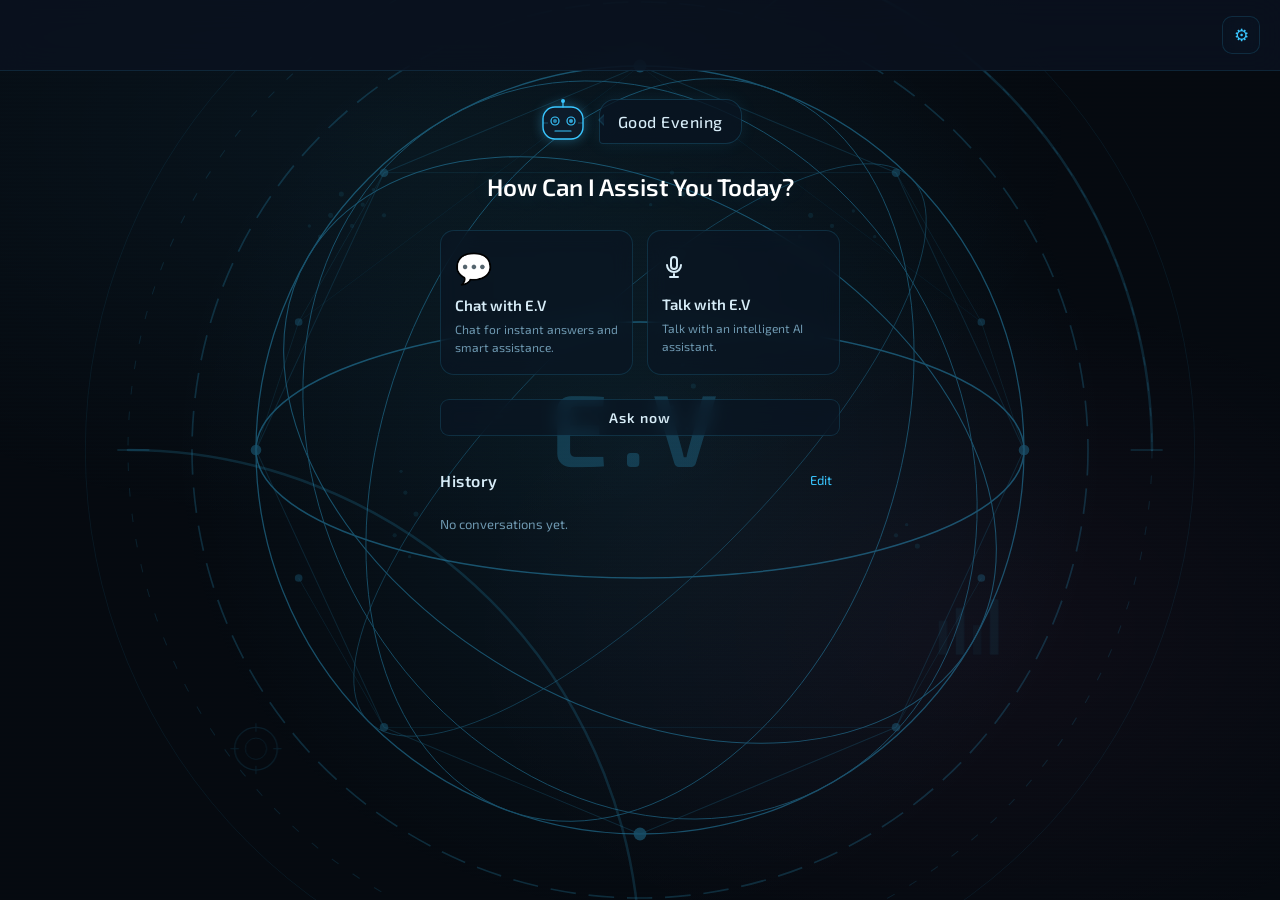
<file: index.html>
<!DOCTYPE html>
<html lang="en">
<head>
  <meta charset="UTF-8">
  <meta name="viewport" content="width=device-width, initial-scale=1.0, viewport-fit=cover">
  <meta name="theme-color" content="#070b11">
  <meta name="description" content="E.V - your personal AI assistant">
  <title>E.V</title>
  <link rel="manifest" href="manifest.json">
  <link rel="icon" href="icon.svg" type="image/svg+xml">
  <link rel="apple-touch-icon" href="icon.svg">
  <link href="https://fonts.googleapis.com/css2?family=Exo+2:wght@300;400;500;600;700&display=swap" rel="stylesheet">
  <link rel="stylesheet" href="styles.css">
</head>
<body>

  <!-- Globe background (shared across all screens) -->
  <div class="globe-bg" aria-hidden="true">
    <svg viewBox="0 0 600 600" xmlns="http://www.w3.org/2000/svg" class="globe-svg">
      <!-- Wireframe sphere -->
      <g class="globe-sphere" opacity="0.6">
        <!-- Horizontal rings -->
        <ellipse cx="300" cy="300" rx="180" ry="60" fill="none" stroke="#39c6ff" stroke-width="0.7"/>
        <ellipse cx="300" cy="300" rx="180" ry="120" fill="none" stroke="#39c6ff" stroke-width="0.5" transform="rotate(30 300 300)"/>
        <ellipse cx="300" cy="300" rx="180" ry="150" fill="none" stroke="#39c6ff" stroke-width="0.4" transform="rotate(60 300 300)"/>
        <ellipse cx="300" cy="300" rx="180" ry="180" fill="none" stroke="#39c6ff" stroke-width="0.6"/>
        <ellipse cx="300" cy="300" rx="120" ry="180" fill="none" stroke="#39c6ff" stroke-width="0.4" transform="rotate(20 300 300)"/>
        <ellipse cx="300" cy="300" rx="60" ry="180" fill="none" stroke="#39c6ff" stroke-width="0.3" transform="rotate(45 300 300)"/>
        <!-- Nodes -->
        <circle cx="300" cy="120" r="3" fill="#39c6ff" opacity="0.8"/>
        <circle cx="300" cy="480" r="3" fill="#39c6ff" opacity="0.8"/>
        <circle cx="120" cy="300" r="2.5" fill="#39c6ff" opacity="0.7"/>
        <circle cx="480" cy="300" r="2.5" fill="#39c6ff" opacity="0.7"/>
        <circle cx="180" cy="170" r="2" fill="#39c6ff" opacity="0.6"/>
        <circle cx="420" cy="170" r="2" fill="#39c6ff" opacity="0.6"/>
        <circle cx="180" cy="430" r="2" fill="#39c6ff" opacity="0.6"/>
        <circle cx="420" cy="430" r="2" fill="#39c6ff" opacity="0.6"/>
        <circle cx="140" cy="240" r="1.8" fill="#39c6ff" opacity="0.5"/>
        <circle cx="460" cy="240" r="1.8" fill="#39c6ff" opacity="0.5"/>
        <circle cx="140" cy="360" r="1.8" fill="#39c6ff" opacity="0.5"/>
        <circle cx="460" cy="360" r="1.8" fill="#39c6ff" opacity="0.5"/>
        <!-- Connecting lines -->
        <line x1="300" y1="120" x2="180" y2="170" stroke="#39c6ff" stroke-width="0.5" opacity="0.4"/>
        <line x1="300" y1="120" x2="420" y2="170" stroke="#39c6ff" stroke-width="0.5" opacity="0.4"/>
        <line x1="180" y1="170" x2="120" y2="300" stroke="#39c6ff" stroke-width="0.5" opacity="0.35"/>
        <line x1="420" y1="170" x2="480" y2="300" stroke="#39c6ff" stroke-width="0.5" opacity="0.35"/>
        <line x1="120" y1="300" x2="180" y2="430" stroke="#39c6ff" stroke-width="0.5" opacity="0.35"/>
        <line x1="480" y1="300" x2="420" y2="430" stroke="#39c6ff" stroke-width="0.5" opacity="0.35"/>
        <line x1="180" y1="430" x2="300" y2="480" stroke="#39c6ff" stroke-width="0.5" opacity="0.4"/>
        <line x1="420" y1="430" x2="300" y2="480" stroke="#39c6ff" stroke-width="0.5" opacity="0.4"/>
        <line x1="180" y1="170" x2="420" y2="170" stroke="#39c6ff" stroke-width="0.4" opacity="0.3"/>
        <line x1="180" y1="430" x2="420" y2="430" stroke="#39c6ff" stroke-width="0.4" opacity="0.3"/>
        <line x1="140" y1="240" x2="180" y2="170" stroke="#39c6ff" stroke-width="0.4" opacity="0.3"/>
        <line x1="460" y1="240" x2="420" y2="170" stroke="#39c6ff" stroke-width="0.4" opacity="0.3"/>
        <line x1="140" y1="360" x2="180" y2="430" stroke="#39c6ff" stroke-width="0.4" opacity="0.3"/>
        <line x1="460" y1="360" x2="420" y2="430" stroke="#39c6ff" stroke-width="0.4" opacity="0.3"/>
        <line x1="140" y1="240" x2="120" y2="300" stroke="#39c6ff" stroke-width="0.4" opacity="0.3"/>
        <line x1="460" y1="240" x2="480" y2="300" stroke="#39c6ff" stroke-width="0.4" opacity="0.3"/>
        <line x1="300" y1="120" x2="140" y2="240" stroke="#39c6ff" stroke-width="0.3" opacity="0.25"/>
        <line x1="300" y1="120" x2="460" y2="240" stroke="#39c6ff" stroke-width="0.3" opacity="0.25"/>
      </g>
      <!-- HUD rings -->
      <g class="globe-hud">
        <circle cx="300" cy="300" r="210" fill="none" stroke="#39c6ff" stroke-width="0.8" stroke-dasharray="12 6" opacity="0.3"/>
        <circle cx="300" cy="300" r="240" fill="none" stroke="#39c6ff" stroke-width="0.5" stroke-dasharray="4 8" opacity="0.2"/>
        <circle cx="300" cy="300" r="260" fill="none" stroke="#39c6ff" stroke-width="0.4" opacity="0.15"/>
        <!-- Segmented arcs -->
        <path d="M300 60 A240 240 0 0 1 540 300" fill="none" stroke="#39c6ff" stroke-width="1.2" stroke-linecap="round" opacity="0.25"/>
        <path d="M60 300 A240 240 0 0 1 300 540" fill="none" stroke="#39c6ff" stroke-width="1.2" stroke-linecap="round" opacity="0.25"/>
        <!-- Tick marks -->
        <line x1="300" y1="55" x2="300" y2="70" stroke="#39c6ff" stroke-width="0.8" opacity="0.3"/>
        <line x1="545" y1="300" x2="530" y2="300" stroke="#39c6ff" stroke-width="0.8" opacity="0.3"/>
        <line x1="300" y1="545" x2="300" y2="530" stroke="#39c6ff" stroke-width="0.8" opacity="0.3"/>
        <line x1="55" y1="300" x2="70" y2="300" stroke="#39c6ff" stroke-width="0.8" opacity="0.3"/>
      </g>
      <!-- World map dots (simplified) -->
      <g class="globe-map" opacity="0.15">
        <!-- North America -->
        <circle cx="160" cy="180" r="1.2" fill="#39c6ff"/><circle cx="170" cy="185" r="1" fill="#39c6ff"/>
        <circle cx="155" cy="190" r="1.2" fill="#39c6ff"/><circle cx="165" cy="195" r="1" fill="#39c6ff"/>
        <circle cx="150" cy="200" r="1" fill="#39c6ff"/><circle cx="175" cy="178" r="0.8" fill="#39c6ff"/>
        <circle cx="145" cy="195" r="0.8" fill="#39c6ff"/><circle cx="180" cy="190" r="1" fill="#39c6ff"/>
        <!-- South America -->
        <circle cx="190" cy="320" r="1" fill="#39c6ff"/><circle cx="195" cy="330" r="1.2" fill="#39c6ff"/>
        <circle cx="185" cy="340" r="1" fill="#39c6ff"/><circle cx="192" cy="350" r="0.8" fill="#39c6ff"/>
        <circle cx="188" cy="310" r="0.8" fill="#39c6ff"/>
        <!-- Europe -->
        <circle cx="310" cy="175" r="1" fill="#39c6ff"/><circle cx="320" cy="180" r="1.2" fill="#39c6ff"/>
        <circle cx="305" cy="185" r="0.8" fill="#39c6ff"/><circle cx="315" cy="170" r="1" fill="#39c6ff"/>
        <!-- Africa -->
        <circle cx="320" cy="260" r="1" fill="#39c6ff"/><circle cx="325" cy="270" r="1.2" fill="#39c6ff"/>
        <circle cx="315" cy="280" r="1" fill="#39c6ff"/><circle cx="322" cy="290" r="0.8" fill="#39c6ff"/>
        <circle cx="318" cy="250" r="0.8" fill="#39c6ff"/>
        <!-- Asia -->
        <circle cx="380" cy="190" r="1.2" fill="#39c6ff"/><circle cx="390" cy="195" r="1" fill="#39c6ff"/>
        <circle cx="375" cy="200" r="1" fill="#39c6ff"/><circle cx="400" cy="188" r="0.8" fill="#39c6ff"/>
        <circle cx="385" cy="210" r="1" fill="#39c6ff"/><circle cx="410" cy="200" r="0.8" fill="#39c6ff"/>
        <!-- Australia -->
        <circle cx="420" cy="340" r="1" fill="#39c6ff"/><circle cx="430" cy="345" r="1.2" fill="#39c6ff"/>
        <circle cx="425" cy="335" r="0.8" fill="#39c6ff"/>
      </g>
      <!-- Accent elements -->
      <g class="globe-accents" opacity="0.2">
        <!-- Diagonal data lines -->
        <line x1="350" y1="100" x2="400" y2="60" stroke="#39c6ff" stroke-width="0.6"/>
        <line x1="395" y1="65" x2="400" y2="60" stroke="#39c6ff" stroke-width="0.6"/>
        <line x1="400" y1="60" x2="405" y2="65" stroke="#39c6ff" stroke-width="0.6"/>
        <!-- Bar graph -->
        <rect x="440" y="380" width="4" height="16" fill="#39c6ff" opacity="0.4"/>
        <rect x="448" y="374" width="4" height="22" fill="#39c6ff" opacity="0.5"/>
        <rect x="456" y="382" width="4" height="14" fill="#39c6ff" opacity="0.35"/>
        <rect x="464" y="370" width="4" height="26" fill="#39c6ff" opacity="0.55"/>
        <!-- Gear -->
        <circle cx="120" cy="440" r="10" fill="none" stroke="#39c6ff" stroke-width="0.6"/>
        <circle cx="120" cy="440" r="5" fill="none" stroke="#39c6ff" stroke-width="0.4"/>
        <line x1="120" y1="428" x2="120" y2="432" stroke="#39c6ff" stroke-width="0.5"/>
        <line x1="120" y1="448" x2="120" y2="452" stroke="#39c6ff" stroke-width="0.5"/>
        <line x1="108" y1="440" x2="112" y2="440" stroke="#39c6ff" stroke-width="0.5"/>
        <line x1="128" y1="440" x2="132" y2="440" stroke="#39c6ff" stroke-width="0.5"/>
      </g>
      <!-- Center label -->
      <text x="300" y="308" text-anchor="middle" font-family="'Exo 2', sans-serif" font-size="48" font-weight="600" fill="#39c6ff" opacity="0.35" letter-spacing="6">E.V</text>
    </svg>
  </div>

  <!-- ==================== SCREEN: Dashboard ==================== -->
  <div id="screen-dashboard" class="screen screen--active">
    <header class="dash-top">
      <button id="btn-settings" class="icon-btn dash-settings" aria-label="Settings">&#9881;</button>
    </header>
    <main class="dash-body">
      <div class="dash-bot-greeting">
        <svg class="dash-bot-avatar" viewBox="0 0 48 48" fill="none" xmlns="http://www.w3.org/2000/svg">
          <!-- head -->
          <rect x="4" y="8" width="40" height="32" rx="12" fill="#0d1b2a" stroke="#39c6ff" stroke-width="1.4"/>
          <!-- antenna -->
          <line x1="24" y1="8" x2="24" y2="3" stroke="#39c6ff" stroke-width="1.2" stroke-linecap="round"/>
          <circle cx="24" cy="2" r="2" fill="#39c6ff"/>
          <!-- eyes -->
          <circle cx="16" cy="22" r="4" fill="#0d1b2a" stroke="#39c6ff" stroke-width="1.2"/>
          <circle cx="16" cy="22" r="2" fill="#39c6ff">
            <animate attributeName="opacity" values="1;0.5;1" dur="3s" repeatCount="indefinite"/>
          </circle>
          <circle cx="32" cy="22" r="4" fill="#0d1b2a" stroke="#39c6ff" stroke-width="1.2"/>
          <circle cx="32" cy="22" r="2" fill="#39c6ff">
            <animate attributeName="opacity" values="1;0.5;1" dur="3s" repeatCount="indefinite" begin="0.5s"/>
          </circle>
          <!-- mouth -->
          <line x1="16" y1="32" x2="32" y2="32" stroke="#39c6ff" stroke-width="1.2" stroke-linecap="round"/>
          <!-- cheek circuit traces -->
          <line x1="4" y1="24" x2="9" y2="24" stroke="#39c6ff" stroke-width="0.8" opacity="0.4"/>
          <line x1="39" y1="24" x2="44" y2="24" stroke="#39c6ff" stroke-width="0.8" opacity="0.4"/>
        </svg>
        <div class="dash-bot-bubble">
          <span id="dash-greeting-text">Good Morning</span>
        </div>
      </div>
      <h1 class="dash-heading">How Can I Assist You Today?</h1>
      <div class="dash-cards">
        <div class="dash-card" data-target="chat" role="button" tabindex="0">
          <span class="dash-card-icon">&#128172;</span>
          <h3>Chat with E.V</h3>
          <p>Chat for instant answers and smart assistance.</p>
        </div>
        <div class="dash-card" data-target="voice" role="button" tabindex="0">
          <span class="dash-card-icon"><svg width="24" height="24" viewBox="0 0 24 24" fill="none" stroke="currentColor" stroke-width="2" stroke-linecap="round" stroke-linejoin="round"><rect x="9" y="2" width="6" height="12" rx="3"/><path d="M5 10a7 7 0 0 0 14 0"/><line x1="12" y1="19" x2="12" y2="22"/><line x1="8" y1="22" x2="16" y2="22"/></svg></span>
          <h3>Talk with E.V</h3>
          <p>Talk with an intelligent AI assistant.</p>
        </div>
      </div>
      <button id="btn-ask-now" class="btn btn-primary dash-ask-btn">Ask now</button>
      <section class="dash-history">
        <div class="dash-history-header">
          <h2>History</h2>
          <button id="btn-history-edit" class="btn-history-action">Edit</button>
          <button id="btn-history-selectall" class="btn-history-action" style="display:none">Select All</button>
          <button id="btn-history-delete" class="btn-history-action btn-history-delete" style="display:none">Delete</button>
          <button id="btn-history-cancel" class="btn-history-action" style="display:none">Cancel</button>
        </div>
        <ul id="dash-history-list" class="dash-history-list"></ul>
      </section>
    </main>
  </div>

  <!-- ==================== SCREEN: Chat ==================== -->
  <div id="screen-chat" class="screen">
    <header class="topbar">
      <div class="brand">
        <button id="btn-back-chat" class="icon-btn" aria-label="Back">&#8592;</button>
        <span class="brand-name">E.V</span>
        <span id="status-dot" class="status-dot"></span>
        <span id="status-text" class="status-text">online</span>
      </div>
      <div class="topbar-actions">
        <button id="btn-share" class="icon-btn" aria-label="Share conversation">&#128279;</button>
        <button id="btn-new" class="icon-btn" aria-label="New conversation">&#10133;</button>
      </div>
    </header>

    <main id="chat" class="chat" aria-live="polite"></main>

    <footer class="inputbar">
      <div id="attach-tray" class="attach-tray hidden"></div>
      <div class="input-row">
        <button id="btn-attach" class="icon-btn" aria-label="Attach file">&#128206;</button>
        <input id="file-input" type="file" accept="image/jpeg,image/png,image/webp,image/heic,image/heif,application/pdf" multiple class="hidden">
        <button id="btn-lens" class="icon-btn" aria-label="Google Lens">&#128247;</button>
        <input id="lens-input" type="file" accept="image/*" capture="environment" class="hidden">
        <input id="text-input" type="text" placeholder="Type or tap the arc reactor to speak..." autocomplete="off" enterkeyhint="send">
        <button id="btn-send" class="icon-btn send-btn" aria-label="Send">&#10148;</button>
        <div id="reactor-wrap" class="reactor-wrap">
          <div id="reactor" class="reactor" role="button" aria-label="Talk to E.V" aria-pressed="false">
            <div class="reactor-core"></div>
            <div class="reactor-ring ring-1"></div>
            <div class="reactor-ring ring-2"></div>
            <div class="reactor-ring ring-3"></div>
            <div class="reactor-ring ring-4"></div>
            <div class="reactor-mic"><svg width="18" height="18" viewBox="0 0 24 24" fill="none" stroke="currentColor" stroke-width="2" stroke-linecap="round" stroke-linejoin="round"><rect x="9" y="2" width="6" height="12" rx="3"/><path d="M5 10a7 7 0 0 0 14 0"/><line x1="12" y1="19" x2="12" y2="22"/><line x1="8" y1="22" x2="16" y2="22"/></svg></div>
          </div>
        </div>
      </div>
    </footer>
  </div>

  <!-- ==================== SCREEN: Voice ==================== -->
  <div id="screen-voice" class="screen">
    <header class="vo-screen-header">
      <button id="btn-back-voice" class="icon-btn" aria-label="Back">&#8592;</button>
      <span class="vo-screen-title">Talk to AI</span>
      <span class="vo-screen-spacer"></span>
    </header>
    <main class="vo-screen-body">
      <p class="vo-screen-subtitle">Go ahead, I'm listening&#8230;</p>
      <div class="vo-wave-screen">
        <i></i><i></i><i></i><i></i><i></i><i></i><i></i>
        <i></i><i></i><i></i><i></i><i></i><i></i>
      </div>
      <p class="vo-screen-prompt">I am here to assist you with anything today.</p>
    </main>
    <footer class="vo-screen-footer">
      <div id="reactor-screen" class="reactor reactor-screen-size" role="button" aria-label="Talk to E.V" aria-pressed="false">
        <div class="reactor-core"></div>
        <div class="reactor-ring ring-1"></div>
        <div class="reactor-ring ring-2"></div>
        <div class="reactor-ring ring-3"></div>
        <div class="reactor-ring ring-4"></div>
        <div class="reactor-mic"><svg width="20" height="20" viewBox="0 0 24 24" fill="none" stroke="currentColor" stroke-width="2" stroke-linecap="round" stroke-linejoin="round"><rect x="9" y="2" width="6" height="12" rx="3"/><path d="M5 10a7 7 0 0 0 14 0"/><line x1="12" y1="19" x2="12" y2="22"/><line x1="8" y1="22" x2="16" y2="22"/></svg></div>
      </div>
      <button id="btn-exit-voice" class="icon-btn" aria-label="Close">&#10005;</button>
    </footer>
  </div>

  <!-- ==================== Voice overlay (PTT / hands-free) ==================== -->
  <div id="voice-overlay" class="voice-overlay hidden" role="status" aria-live="polite">
    <div class="vo-header"><span class="vo-brand">E.V</span></div>
    <div class="vo-center">
      <div class="vo-orb">
        <div class="vo-orbit vo-orbit-1"></div>
        <div class="vo-orbit vo-orbit-2"></div>
        <div class="vo-wave">
          <i></i><i></i><i></i><i></i><i></i><i></i><i></i>
          <i></i><i></i><i></i><i></i><i></i><i></i>
        </div>
      </div>
      <p id="vo-transcript" class="vo-transcript"></p>
      <p id="vo-status" class="vo-status">Listening&#8230;</p>
      <div class="vo-mic"><svg width="18" height="18" viewBox="0 0 24 24" fill="none" stroke="currentColor" stroke-width="2" stroke-linecap="round" stroke-linejoin="round"><rect x="9" y="2" width="6" height="12" rx="3"/><path d="M5 10a7 7 0 0 0 14 0"/><line x1="12" y1="19" x2="12" y2="22"/><line x1="8" y1="22" x2="16" y2="22"/></svg></div>
    </div>
  </div>

  <!-- ==================== Modals ==================== -->
  <div id="modal-settings" class="modal hidden" role="dialog" aria-modal="true" aria-labelledby="settings-title">
    <div class="modal-card">
      <h2 id="settings-title">E.V Settings</h2>
      <p id="app-version" class="version-line"></p>
      <label>Gemini API key
        <input id="set-gemini" type="password" placeholder="AIza... (free at aistudio.google.com)" autocomplete="off">
      </label>
      <label>Groq API key
        <input id="set-groq" type="password" placeholder="gsk_... (free at console.groq.com)" autocomplete="off">
      </label>
      <label>OpenRouter API key
        <input id="set-openrouter" type="password" placeholder="sk-or-v1-... (free at openrouter.ai)" autocomplete="off">
      </label>
      <label>Default provider
        <select id="set-provider">
          <option value="auto">Auto (Gemini, fallback Groq / OpenRouter)</option>
          <option value="gemini">Gemini only</option>
          <option value="groq">Groq only</option>
          <option value="openrouter">OpenRouter only</option>
        </select>
      </label>
      <label>Privacy routing
        <select id="set-privacy">
          <option value="auto">Full pipeline (auto-detect sensitive)</option>
          <option value="groq">Always route to Groq</option>
          <option value="manual">Manual override only</option>
        </select>
      </label>
      <p class="muted">OpenRouter free models may log prompts for training. Sensitive content always routes to Groq when a Groq key is set.</p>
      <label>MacroDroid webhook URL
        <input id="set-macro-webhook" type="text" placeholder="https://trigger.macrodroid.com/&lt;device-id&gt;/" autocomplete="off">
      </label>
      <label class="check-row">
        <input id="set-voice" type="checkbox">
        <span>Speak responses aloud</span>
      </label>
      <label class="check-row">
        <input id="set-hands-free" type="checkbox">
        <span>Hands-free mode (voice wake)</span>
      </label>
      <div class="model-row">
        <div class="model-name">
          Gemini: <span id="gemini-model-label">—</span><br>
          Groq: <span id="groq-model-label">—</span><br>
          OpenRouter: <span id="openrouter-model-label">—</span>
        </div>
        <div class="model-actions">
          <button id="btn-reset-gemini" class="btn ghost" type="button">Reset Gemini</button>
          <button id="btn-reset-groq" class="btn ghost" type="button">Reset Groq</button>
          <button id="btn-reset-openrouter" class="btn ghost" type="button">Reset OpenRouter</button>
        </div>
      </div>
      <div class="modal-actions">
        <button id="btn-test" class="btn ghost" type="button">Test connections</button>
        <button id="btn-settings-cancel" class="btn ghost">Cancel</button>
        <button id="btn-settings-save" class="btn primary">Save</button>
      </div>
      <pre id="test-result" class="test-result hidden"></pre>
    </div>
  </div>

  <div id="modal-memory" class="modal hidden" role="dialog" aria-modal="true" aria-labelledby="memory-title">
    <div class="modal-card">
      <h2 id="memory-title">E.V Memory</h2>
      <p class="muted">Things E.V remembers about you. Sensitive entries are only used with Groq.</p>
      <ul id="memory-list" class="memory-list"></ul>
      <div class="modal-actions">
        <button id="btn-memory-clear" class="btn danger">Clear all</button>
        <button id="btn-memory-close" class="btn primary">Close</button>
      </div>
    </div>
  </div>

  <div id="modal-share" class="modal hidden" role="dialog" aria-modal="true" aria-labelledby="share-title">
    <div class="modal-card">
      <h2 id="share-title">Share conversation</h2>
      <p class="muted">For Microsoft Teams on Windows, tap <strong>Copy transcript</strong> then paste with Ctrl+V in the chat &mdash; the system share sheet can't hand a file to Teams.</p>
      <div class="share-actions">
        <button id="share-copy" class="btn primary" type="button">Copy transcript</button>
        <button id="share-download" class="btn ghost" type="button">Download .txt</button>
        <button id="share-native" class="btn ghost" type="button">Share via system&hellip;</button>
      </div>
      <div class="modal-actions">
        <button id="share-close" class="btn ghost" type="button">Close</button>
      </div>
    </div>
  </div>

  <div id="toast" class="toast hidden"></div>

  <script src="app.js"></script>
</body>
</html>
</file>
<file: styles.css>
/* ========================================================
   E.V — Holographic Futuristic Theme (v40)
   ======================================================== */

:root {
  --bg: #060a10;
  --bg-2: #0a1220;
  --panel: #0d1828;
  --line: #1a3048;
  --cyan: #39c6ff;
  --cyan-dim: #1d7fb0;
  --cyan-glow: rgba(57, 198, 255, 0.35);
  --cyan-glow-soft: rgba(57, 198, 255, 0.12);
  --pink: #ff6fd8;
  --pink-glow: rgba(255, 111, 216, 0.3);
  --text: #d7ecf7;
  --muted: #6e98b0;
  --danger: #ff5d5d;
  --font: 'Exo 2', "Segoe UI", system-ui, -apple-system, Roboto, sans-serif;

  --glass: rgba(10, 20, 36, 0.55);
  --glass-strong: rgba(10, 18, 32, 0.8);
  --blur: 16px;
}

* { box-sizing: border-box; margin: 0; padding: 0; }

html, body {
  height: 100%;
  background: #060a10;
  color: var(--text);
  font-family: var(--font);
  overscroll-behavior: none;
  -webkit-text-size-adjust: 100%;
  text-size-adjust: 100%;
}

body {
  height: 100vh;
  height: 100dvh;
  overflow: hidden;
}

/* --- Holographic background layers --- */
body::before {
  content: '';
  position: fixed;
  top: 0; left: 0; right: 0; bottom: 0;
  pointer-events: none;
  z-index: 0;
  background:
    radial-gradient(ellipse 700px 400px at 30% 15%, rgba(57, 198, 255, 0.06) 0%, transparent 100%),
    radial-gradient(ellipse 500px 350px at 75% 70%, rgba(255, 111, 216, 0.04) 0%, transparent 100%);
  animation: bgShift 20s ease-in-out infinite alternate;
}

body::after {
  content: '';
  position: fixed;
  top: 0; left: 0; right: 0; bottom: 0;
  pointer-events: none;
  z-index: 0;
  background: repeating-linear-gradient(
    0deg,
    transparent 0px,
    transparent 2px,
    rgba(57, 198, 255, 0.015) 2px,
    rgba(57, 198, 255, 0.015) 4px
  );
  opacity: 0.35;
}

/* ---------- Globe background ---------- */
.globe-bg {
  position: fixed;
  top: 0; left: 0; right: 0; bottom: 0;
  pointer-events: none;
  display: flex;
  align-items: center;
  justify-content: center;
  z-index: 2;
  overflow: hidden;
  background: radial-gradient(circle at 50% 50%, rgba(57, 198, 255, 0.08) 0%, transparent 60%);
}
.globe-svg {
  width: 100vmax;
  height: 100vmax;
  opacity: 0.6;
  animation: globeSpin 80s linear infinite;
}

/* While a chatbot reply is streaming, drop the expensive animated/GPU background work so a
   phone's weaker single-core CPU + GPU don't compete with every token's reflow (makes replies
   feel slower to appear on mobile vs laptop). The globe stops spinning, the gradient stops
   shifting, and glass panels fall back to solid (no backdrop blur). */
body.reply-streaming::before {
  animation: none;
}
body.reply-streaming .globe-svg {
  animation: none;
  opacity: 0.25;
}
body.reply-streaming {
  --blur: 0;
  --glass: rgba(10, 20, 36, 0.85);
  --glass-strong: rgba(10, 18, 32, 0.92);
}

/* ---------- Screen container system ---------- */
.screen {
  position: fixed;
  top: 0;
  left: 0;
  right: 0;
  bottom: 0;
  height: 100vh;
  height: 100dvh;
  transform: translateX(100%);
  transition: transform 0.35s cubic-bezier(0.4, 0, 0.2, 1);
  overflow-y: auto;
  z-index: 3;
  background: transparent;
}
.screen--active { transform: translateX(0); }
.screen--left { transform: translateX(-100%); }
.screen--left *, .screen--left *::before, .screen--left *::after { animation-play-state: paused !important; }

/* ---------- Top bar ---------- */
.topbar {
  position: sticky;
  top: 0;
  z-index: 5;
  display: flex;
  align-items: center;
  justify-content: space-between;
  padding: 12px 16px;
  border-bottom: 1px solid rgba(57, 198, 255, 0.15);
  background: var(--glass-strong);
  backdrop-filter: blur(var(--blur));
  -webkit-backdrop-filter: blur(var(--blur));
  box-shadow: 0 1px 20px rgba(57, 198, 255, 0.06);
}

.brand { display: flex; align-items: center; gap: 10px; }

.brand-name {
  font-size: 20px;
  font-weight: 600;
  letter-spacing: 4px;
  color: var(--cyan);
  text-shadow: 0 0 16px var(--cyan-glow), 0 0 40px rgba(57, 198, 255, 0.15);
}

.status-dot {
  width: 9px; height: 9px;
  border-radius: 50%;
  background: #2ecc71;
  box-shadow: 0 0 8px #2ecc71, 0 0 20px rgba(46, 204, 113, 0.3);
  transition: background 0.3s, box-shadow 0.3s;
}
.status-dot.busy {
  background: var(--cyan);
  box-shadow: 0 0 10px var(--cyan-glow), 0 0 24px rgba(57, 198, 255, 0.2);
  animation: pulse 1s infinite;
}
.status-dot.off  { background: #444; box-shadow: none; }

.status-text { font-size: 12px; color: var(--muted); letter-spacing: 0.5px; }

.icon-btn {
  background: var(--glass);
  border: 1px solid rgba(57, 198, 255, 0.15);
  color: var(--cyan);
  width: 38px; height: 38px;
  border-radius: 10px;
  font-size: 17px;
  cursor: pointer;
  backdrop-filter: blur(8px);
  -webkit-backdrop-filter: blur(8px);
  transition: border-color 0.2s, box-shadow 0.2s, background 0.2s;
}
.icon-btn:hover {
  border-color: rgba(57, 198, 255, 0.5);
  box-shadow: 0 0 14px var(--cyan-glow-soft), inset 0 0 8px rgba(57, 198, 255, 0.05);
  background: rgba(57, 198, 255, 0.08);
}
.icon-btn:active { transform: scale(0.94); }

.topbar-actions { display: flex; gap: 8px; }

/* ---------- Chat ---------- */
.chat {
  position: relative;
  z-index: 1;
  overflow-y: auto;
  padding: 18px 16px 8px;
  display: flex;
  flex-direction: column;
  gap: 12px;
}

.msg {
  max-width: 84%;
  padding: 11px 15px;
  border-radius: 16px;
  font-size: 15px;
  font-weight: 400;
  line-height: 1.5;
  white-space: pre-wrap;
  word-wrap: break-word;
  animation: rise 0.3s ease-out;
}

.msg.user {
  align-self: flex-end;
  background: linear-gradient(160deg, rgba(18, 58, 82, 0.7), rgba(14, 42, 61, 0.65));
  border: 1px solid rgba(57, 198, 255, 0.2);
  border-bottom-right-radius: 4px;
  box-shadow: 0 0 16px rgba(57, 198, 255, 0.06), 0 2px 8px rgba(0, 0, 0, 0.2);
}

.msg.ev {
  align-self: flex-start;
  background: var(--glass);
  border: 1px solid rgba(57, 198, 255, 0.12);
  border-bottom-left-radius: 4px;
  box-shadow: 0 0 12px rgba(57, 198, 255, 0.04), 0 2px 8px rgba(0, 0, 0, 0.15);
}

.msg.ev .tag {
  display: block;
  font-size: 10px;
  font-weight: 500;
  letter-spacing: 1.8px;
  color: var(--muted);
  margin-bottom: 5px;
  text-transform: uppercase;
}
.msg.ev .tag .provider {
  color: var(--cyan);
  text-shadow: 0 0 8px var(--cyan-glow-soft);
}

.msg.error {
  border-color: rgba(255, 93, 93, 0.5);
  color: #ffb3b3;
  box-shadow: 0 0 12px rgba(255, 93, 93, 0.08);
}

.msg .retry-btn {
  display: inline-block;
  margin-top: 8px;
  padding: 5px 14px;
  font-size: 12px;
  font-weight: 600;
  letter-spacing: 0.5px;
  color: var(--cyan);
  background: transparent;
  border: 1px solid rgba(57, 198, 255, 0.4);
  border-radius: 999px;
  cursor: pointer;
  transition: all 0.2s ease;
}
.msg .retry-btn:hover {
  background: rgba(0, 229, 255, 0.1);
  border-color: var(--cyan);
  box-shadow: 0 0 12px var(--cyan-glow-soft);
}
.msg .retry-btn:active { transform: scale(0.97); }

.fallback-note {
  display: block;
  margin-top: 6px;
  font-size: 10px;
  letter-spacing: 0.4px;
  color: var(--muted);
  opacity: 0.8;
  word-break: break-word;
}

.msg .fail-time {
  display: block;
  margin-top: 6px;
  font-size: 10px;
  letter-spacing: 0.4px;
  color: var(--muted);
  opacity: 0.6;
}

.typing-dots span {
  display: inline-block;
  width: 6px; height: 6px;
  margin: 0 2px;
  border-radius: 50%;
  background: var(--cyan);
  box-shadow: 0 0 6px var(--cyan-glow);
  animation: blink 1.2s infinite;
}
.typing-dots span:nth-child(2) { animation-delay: 0.2s; }
.typing-dots span:nth-child(3) { animation-delay: 0.4s; }

/* ---------- Input bar ---------- */
.hidden { display: none !important; }

.inputbar {
  position: relative;
  z-index: 5;
  flex-direction: column;
  align-items: stretch;
  gap: 8px;
  padding: 10px 14px calc(12px + env(safe-area-inset-bottom));
  border-top: 1px solid rgba(57, 198, 255, 0.15);
  background: var(--glass-strong);
  backdrop-filter: blur(var(--blur));
  -webkit-backdrop-filter: blur(var(--blur));
  box-shadow: 0 -1px 20px rgba(57, 198, 255, 0.06);
}

.input-row {
  display: flex;
  align-items: center;
  gap: 8px;
}

#btn-attach { flex: 0 0 auto; color: var(--muted); }
#btn-attach:hover { color: var(--cyan); }

#attach-tray {
  display: flex;
  flex-wrap: wrap;
  gap: 6px;
}

.attach-chip {
  display: inline-flex;
  align-items: center;
  gap: 6px;
  max-width: 220px;
  background: var(--glass);
  border: 1px solid rgba(57, 198, 255, 0.12);
  border-radius: 10px;
  padding: 4px 6px 4px 4px;
  font-size: 12px;
  color: var(--text);
  font-family: inherit;
  cursor: pointer;
  backdrop-filter: blur(8px);
  -webkit-backdrop-filter: blur(8px);
}

.attach-thumb {
  width: 32px; height: 32px;
  border-radius: 6px;
  object-fit: cover;
  flex: 0 0 auto;
}

.attach-pdf-icon {
  flex: 0 0 auto;
  width: 32px; height: 32px;
  border-radius: 6px;
  background: rgba(255, 82, 82, 0.12);
  border: 1px solid rgba(255, 82, 82, 0.35);
  color: #ff6b6b;
  font-size: 9px;
  font-weight: 700;
  display: flex;
  align-items: center;
  justify-content: center;
  letter-spacing: 0.5px;
}

.attach-name {
  overflow: hidden;
  text-overflow: ellipsis;
  white-space: nowrap;
}

.attach-remove {
  flex: 0 0 auto;
  cursor: pointer;
  color: var(--muted);
  font-size: 15px;
  line-height: 1;
  padding: 0 2px;
  border-radius: 4px;
}
.attach-remove:hover { color: #ff6b6b; }

.icon-btn:disabled,
.icon-btn.disabled {
  opacity: 0.35;
  pointer-events: none;
  transform: none;
}

#text-input {
  flex: 1;
  min-width: 0;
  background: rgba(10, 18, 32, 0.6);
  border: 1px solid rgba(57, 198, 255, 0.15);
  color: var(--text);
  border-radius: 22px;
  padding: 12px 16px;
  font-size: 16px;
  font-family: var(--font);
  outline: none;
  box-shadow: inset 0 0 8px rgba(57, 198, 255, 0.04);
  transition: border-color 0.2s, box-shadow 0.2s;
}
#text-input::placeholder { color: var(--muted); opacity: 0.6; }
#text-input:focus {
  border-color: rgba(57, 198, 255, 0.5);
  box-shadow: 0 0 16px var(--cyan-glow-soft), inset 0 0 10px rgba(57, 198, 255, 0.06);
}

.send-btn { flex: 0 0 auto; }

/* ---------- Arc reactor ---------- */
.reactor-wrap { flex: 0 0 auto; display: flex; }

.reactor {
  position: relative;
  width: 66px; height: 66px;
  cursor: pointer;
  user-select: none;
}

.reactor-core {
  position: absolute;
  inset: 16px;
  border-radius: 50%;
  background: radial-gradient(circle at 50% 50%, #fff 0%, #c8f3ff 25%, #39c6ff 55%, #0d6fa3 100%);
  box-shadow:
    0 0 20px var(--cyan-glow),
    0 0 50px rgba(57, 198, 255, 0.15),
    inset 0 0 10px rgba(255, 255, 255, 0.7);
  z-index: 2;
}

.reactor-ring {
  position: absolute;
  inset: 0;
  border-radius: 50%;
  border: 2px solid transparent;
  z-index: 1;
}

.ring-1 {
  border-top-color: var(--cyan);
  border-right-color: rgba(57, 198, 255, 0.12);
  border-bottom-color: rgba(57, 198, 255, 0.12);
  border-left-color: var(--cyan);
  animation: spin 4s linear infinite;
  filter: drop-shadow(0 0 4px var(--cyan-glow-soft));
}
.ring-2 {
  inset: 6px;
  border-top-color: rgba(57, 198, 255, 0.35);
  border-bottom-color: rgba(57, 198, 255, 0.35);
  animation: spin 2.6s linear infinite reverse;
}
.ring-3 {
  inset: 11px;
  border-left-color: var(--cyan-dim);
  border-right-color: var(--cyan-dim);
  border-radius: 50%;
  animation: spin 1.6s linear infinite;
}
.ring-4 {
  inset: 3px;
  border: 1px dashed rgba(57, 198, 255, 0.2);
  border-radius: 50%;
  animation: spin 8s linear infinite reverse;
}

.reactor-mic {
  position: absolute;
  inset: 0;
  display: flex;
  align-items: center;
  justify-content: center;
  font-size: 18px;
  color: #06222f;
  z-index: 3;
  transition: color 0.2s;
}

.reactor.listening .reactor-core {
  animation: corePulse 1s infinite;
  box-shadow:
    0 0 30px var(--cyan-glow),
    0 0 70px rgba(57, 198, 255, 0.2),
    inset 0 0 12px rgba(255, 255, 255, 0.9);
}
.reactor.listening .ring-1,
.reactor.listening .ring-2,
.reactor.listening .ring-3,
.reactor.listening .ring-4 {
  animation-duration: 0.8s, 0.5s, 0.3s, 2s;
  filter: drop-shadow(0 0 6px var(--cyan-glow));
}

.reactor.speaking .reactor-core { animation: coreBreathe 1.4s ease-in-out infinite; }
.reactor.speaking .reactor-mic { color: #bff3ff; }

.reactor.off .reactor-core {
  background: radial-gradient(circle, #444 0%, #222 100%);
  box-shadow: none;
}
.reactor.off .reactor-mic { color: #777; }
.reactor.off .reactor-ring { border-color: rgba(255, 255, 255, 0.06); animation: none; }

/* ---------- Voice overlay (PTT / hands-free) ---------- */
.voice-overlay {
  position: fixed;
  top: 0; left: 0; right: 0; bottom: 0;
  height: 100vh; height: 100dvh;
  z-index: 45;
  display: flex;
  flex-direction: column;
  background: radial-gradient(900px 600px at 50% 28%, #0a1528 0%, var(--bg) 70%);
  opacity: 1;
  visibility: visible;
  transition: opacity 0.3s, visibility 0.3s;
}
.voice-overlay::before {
  content: '';
  position: absolute;
  inset: 0;
  pointer-events: none;
  background: repeating-linear-gradient(
    0deg,
    transparent 0px,
    transparent 3px,
    rgba(57, 198, 255, 0.018) 3px,
    rgba(57, 198, 255, 0.018) 6px
  );
  opacity: 0.6;
}
.voice-overlay.hidden { opacity: 0; visibility: hidden; pointer-events: none; }

.vo-header {
  position: relative;
  z-index: 1;
  flex: 0 0 auto;
  display: flex;
  align-items: center;
  justify-content: center;
  padding: 14px 16px;
  background: rgba(0, 0, 0, 0.5);
  border-bottom: 1px solid rgba(57, 198, 255, 0.2);
  backdrop-filter: blur(12px);
  -webkit-backdrop-filter: blur(12px);
}
.vo-brand {
  font-size: 20px;
  font-weight: 600;
  letter-spacing: 5px;
  color: var(--cyan);
  text-shadow: 0 0 16px var(--cyan-glow), 0 0 40px rgba(57, 198, 255, 0.12);
}

.vo-center {
  position: relative;
  z-index: 1;
  flex: 1;
  display: flex;
  flex-direction: column;
  align-items: center;
  justify-content: center;
  gap: 26px;
  padding-bottom: 10vh;
}

.vo-orb {
  position: relative;
  width: 220px;
  height: 220px;
}

.vo-orbit {
  position: absolute;
  inset: 0;
  border-radius: 50%;
  border: 2px solid var(--cyan);
  box-shadow:
    0 0 40px var(--cyan-glow),
    0 0 80px rgba(57, 198, 255, 0.1),
    inset 0 0 30px rgba(57, 198, 255, 0.15);
}
.vo-orbit-1 {
  animation: spin 6s linear infinite;
  border-right-color: rgba(57, 198, 255, 0.12);
  border-left-color: rgba(57, 198, 255, 0.12);
}
.vo-orbit-2 {
  inset: 9px;
  border-width: 1px;
  border-style: dashed;
  border-color: rgba(57, 198, 255, 0.35);
  animation: spin 4s linear infinite reverse;
  box-shadow: none;
}

.vo-wave {
  position: absolute;
  inset: 22px;
  border-radius: 50%;
  overflow: hidden;
  display: flex;
  align-items: center;
  justify-content: center;
  gap: 4px;
  background: radial-gradient(circle at 50% 50%, #0a1420 0%, rgba(10, 20, 32, 0) 75%);
}
.vo-wave i {
  width: 4px;
  height: 26%;
  border-radius: 3px;
  animation: voWave 1s ease-in-out infinite;
}
.vo-wave i:nth-child(1)  { background: linear-gradient(to top, #1d7fb0, #39c6ff); box-shadow: 0 0 8px rgba(57, 198, 255, 0.35); animation-delay: -0.05s; }
.vo-wave i:nth-child(2)  { background: linear-gradient(to top, #1a8a5a, #2ecc71); box-shadow: 0 0 8px rgba(46, 204, 113, 0.35); animation-delay: -0.20s; }
.vo-wave i:nth-child(3)  { background: linear-gradient(to top, #b89a1a, #f1c40f); box-shadow: 0 0 8px rgba(241, 196, 15, 0.35); animation-delay: -0.35s; }
.vo-wave i:nth-child(4)  { background: linear-gradient(to top, #a85c1a, #e67e22); box-shadow: 0 0 8px rgba(230, 126, 34, 0.35); animation-delay: -0.50s; }
.vo-wave i:nth-child(5)  { background: linear-gradient(to top, #c94aa8, #ff6fd8); box-shadow: 0 0 8px rgba(255, 111, 216, 0.35); animation-delay: -0.65s; }
.vo-wave i:nth-child(6)  { background: linear-gradient(to top, #6c3483, #9b59b6); box-shadow: 0 0 8px rgba(155, 89, 182, 0.35); animation-delay: -0.80s; }
.vo-wave i:nth-child(7)  { background: linear-gradient(to top, #1d7fb0, #39c6ff); box-shadow: 0 0 8px rgba(57, 198, 255, 0.35); animation-delay: -0.95s; }
.vo-wave i:nth-child(8)  { background: linear-gradient(to top, #1a8a5a, #2ecc71); box-shadow: 0 0 8px rgba(46, 204, 113, 0.35); animation-delay: -0.10s; }
.vo-wave i:nth-child(9)  { background: linear-gradient(to top, #b89a1a, #f1c40f); box-shadow: 0 0 8px rgba(241, 196, 15, 0.35); animation-delay: -0.25s; }
.vo-wave i:nth-child(10) { background: linear-gradient(to top, #a85c1a, #e67e22); box-shadow: 0 0 8px rgba(230, 126, 34, 0.35); animation-delay: -0.40s; }
.vo-wave i:nth-child(11) { background: linear-gradient(to top, #c94aa8, #ff6fd8); box-shadow: 0 0 8px rgba(255, 111, 216, 0.35); animation-delay: -0.55s; }
.vo-wave i:nth-child(12) { background: linear-gradient(to top, #6c3483, #9b59b6); box-shadow: 0 0 8px rgba(155, 89, 182, 0.35); animation-delay: -0.70s; }
.vo-wave i:nth-child(13) { background: linear-gradient(to top, #1d7fb0, #39c6ff); box-shadow: 0 0 8px rgba(57, 198, 255, 0.35); animation-delay: -0.85s; }

.vo-transcript {
  min-height: 20px;
  max-width: 320px;
  text-align: center;
  font-size: 14px;
  font-weight: 300;
  color: var(--cyan);
  text-shadow: 0 0 10px var(--cyan-glow);
  opacity: 0.9;
}

.vo-status {
  font-size: 28px;
  font-weight: 300;
  letter-spacing: 3px;
  color: #fff;
  text-shadow: 0 0 20px rgba(255, 255, 255, 0.2);
  animation: blink 2.4s ease-in-out infinite;
}

.vo-mic {
  font-size: 24px;
  line-height: 1;
  color: var(--cyan);
  opacity: 0.9;
  text-shadow: 0 0 14px var(--cyan-glow);
}

.voice-overlay.working .vo-orbit-1 {
  border-color: var(--pink);
  box-shadow:
    0 0 40px var(--pink-glow),
    0 0 80px rgba(255, 111, 216, 0.1),
    inset 0 0 30px rgba(255, 111, 216, 0.12);
}
.voice-overlay.working .vo-status { animation: none; color: #ffd9f3; }
.voice-overlay.working .vo-mic { color: var(--pink); text-shadow: 0 0 14px var(--pink-glow); }

/* ---------- Dashboard ---------- */
.dash-top {
  position: sticky;
  top: 0;
  z-index: 5;
  display: flex;
  align-items: center;
  padding: 16px 20px;
  background: var(--glass-strong);
  backdrop-filter: blur(var(--blur));
  -webkit-backdrop-filter: blur(var(--blur));
  border-bottom: 1px solid rgba(57, 198, 255, 0.12);
}

#dash-greeting-text {
  font-size: 16px;
  font-weight: 500;
  color: var(--text);
  letter-spacing: 0.5px;
}

.dash-settings {
  margin-left: auto;
}

/* Chatbot greeting */
.dash-bot-greeting {
  display: flex;
  align-items: flex-start;
  gap: 12px;
  margin-bottom: 24px;
}
.dash-bot-avatar {
  width: 48px;
  height: 48px;
  flex-shrink: 0;
  filter: drop-shadow(0 0 6px rgba(57, 198, 255, 0.35));
}
.dash-bot-bubble {
  position: relative;
  background: var(--glass);
  backdrop-filter: blur(var(--blur));
  -webkit-backdrop-filter: blur(var(--blur));
  border: 1px solid rgba(57, 198, 255, 0.18);
  border-radius: 16px 16px 16px 4px;
  padding: 12px 18px;
  max-width: 280px;
  box-shadow: 0 0 18px rgba(57, 198, 255, 0.08);
}
.dash-bot-bubble::before {
  content: '';
  position: absolute;
  top: 14px;
  left: -8px;
  border: 6px solid transparent;
  border-right-color: rgba(57, 198, 255, 0.18);
}
.dash-bot-bubble::after {
  content: '';
  position: absolute;
  top: 15px;
  left: -5px;
  border: 5px solid transparent;
  border-right-color: var(--glass);
}

.dash-body {
  padding: 28px 20px 40px;
  display: flex;
  flex-direction: column;
  align-items: center;
  max-width: 440px;
  margin: 0 auto;
}

.dash-heading {
  font-size: 24px;
  font-weight: 600;
  color: #fff;
  text-align: center;
  margin-bottom: 28px;
  text-shadow: 0 0 20px rgba(57, 198, 255, 0.15);
  line-height: 1.3;
}

.dash-cards {
  display: flex;
  gap: 14px;
  width: 100%;
  margin-bottom: 24px;
}

.dash-card {
  flex: 1;
  background: var(--glass);
  border: 1px solid rgba(57, 198, 255, 0.15);
  border-radius: 14px;
  padding: 18px 14px;
  cursor: pointer;
  transition: border-color 0.2s, box-shadow 0.2s, transform 0.15s;
  backdrop-filter: blur(10px);
  -webkit-backdrop-filter: blur(10px);
}
.dash-card:hover {
  border-color: rgba(57, 198, 255, 0.5);
  box-shadow: 0 0 20px var(--cyan-glow-soft), 0 4px 12px rgba(0, 0, 0, 0.2);
  transform: translateY(-2px);
}
.dash-card:active { transform: scale(0.97); }

.dash-card-icon {
  display: block;
  font-size: 30px;
  margin-bottom: 10px;
}

.dash-card h3 {
  font-size: 15px;
  font-weight: 600;
  color: var(--text);
  margin-bottom: 6px;
}

.dash-card p {
  font-size: 12px;
  color: var(--muted);
  line-height: 1.5;
}

.dash-ask-btn {
  width: 100%;
  padding: 14px 20px;
  font-size: 15px;
  font-weight: 600;
  letter-spacing: 1px;
  margin-bottom: 32px;
}

.dash-history {
  width: 100%;
}

.dash-history-header {
  display: flex;
  align-items: center;
  justify-content: space-between;
  margin-bottom: 12px;
}

.dash-history-header h2 {
  font-size: 16px;
  font-weight: 600;
  color: var(--text);
  letter-spacing: 0.5px;
}

.dash-history-list {
  list-style: none;
  display: flex;
  flex-direction: column;
  gap: 8px;
  max-height: min(46vh, 420px);
  overflow-y: auto;
  overscroll-behavior: contain;
  padding-right: 2px;
  scrollbar-width: thin;
  scrollbar-color: rgba(57, 198, 255, 0.2) transparent;
}
.dash-history-list::-webkit-scrollbar { width: 5px; }
.dash-history-list::-webkit-scrollbar-thumb {
  background: rgba(57, 198, 255, 0.12);
  border-radius: 8px;
}
.dash-history-list:hover::-webkit-scrollbar-thumb { background: rgba(57, 198, 255, 0.35); }
.dash-history-list::-webkit-scrollbar-track { background: transparent; }

.dash-history-list:empty::after {
  content: "No conversations yet.";
  color: var(--muted);
  font-size: 13px;
  padding: 12px 0;
}

.dash-history-item {
  display: flex;
  align-items: center;
  gap: 12px;
  background: var(--glass);
  border: 1px solid rgba(57, 198, 255, 0.1);
  border-radius: 10px;
  padding: 12px 14px;
  cursor: pointer;
  transition: border-color 0.2s, box-shadow 0.2s;
  backdrop-filter: blur(8px);
  -webkit-backdrop-filter: blur(8px);
}
.dash-history-item:hover {
  border-color: rgba(57, 198, 255, 0.35);
  box-shadow: 0 0 12px var(--cyan-glow-soft);
}

.dash-history-text {
  flex: 1;
  font-size: 13px;
  color: var(--text);
  overflow: hidden;
  text-overflow: ellipsis;
  white-space: nowrap;
}

.dash-history-arrow {
  font-size: 18px;
  color: var(--muted);
  flex: 0 0 auto;
  transition: color 0.2s;
}
.dash-history-item:hover .dash-history-arrow { color: var(--cyan); }

.dash-share-btn {
  background: none;
  border: none;
  color: var(--muted);
  font-size: 15px;
  line-height: 1;
  flex: 0 0 auto;
  padding: 4px;
  cursor: pointer;
  border-radius: 6px;
  transition: color 0.2s, background 0.2s;
}
.dash-history-item:hover .dash-share-btn { color: var(--cyan); }
.dash-share-btn:hover { background: rgba(57, 198, 255, 0.08); color: var(--cyan); }

.btn-history-action {
  background: none;
  border: none;
  color: var(--cyan);
  font-size: 13px;
  font-family: inherit;
  cursor: pointer;
  padding: 4px 8px;
  border-radius: 6px;
  transition: background 0.2s, color 0.2s;
}
.btn-history-action:hover { background: rgba(57, 198, 255, 0.1); }
.btn-history-delete { color: #ff5c5c; }
.btn-history-delete:hover { background: rgba(255, 92, 92, 0.1); }

.dash-history-item.editing {
  cursor: default;
  gap: 10px;
}
.dash-history-item .hist-check {
  display: none;
  width: 18px;
  height: 18px;
  border: 2px solid var(--muted);
  border-radius: 4px;
  flex-shrink: 0;
  position: relative;
  transition: border-color 0.2s, background 0.2s;
}
.dash-history-item.editing .hist-check { display: block; }
.dash-history-item.editing .dash-history-arrow { display: none; }
.dash-history-item.editing .dash-share-btn { display: none; }
.dash-history-item.selected .hist-check {
  border-color: var(--cyan);
  background: var(--cyan);
}
.dash-history-item.selected .hist-check::after {
  content: '';
  position: absolute;
  left: 4px;
  top: 1px;
  width: 5px;
  height: 9px;
  border: solid #0a1a2a;
  border-width: 0 2px 2px 0;
  transform: rotate(45deg);
}
.dash-history-item.selected {
  border-color: rgba(57, 198, 255, 0.4);
  background: rgba(57, 198, 255, 0.08);
}

/* ---------- Voice screen ---------- */
.vo-screen-header {
  position: sticky;
  top: 0;
  z-index: 5;
  display: flex;
  align-items: center;
  justify-content: space-between;
  padding: 12px 16px;
  background: var(--glass-strong);
  backdrop-filter: blur(var(--blur));
  -webkit-backdrop-filter: blur(var(--blur));
  border-bottom: 1px solid rgba(57, 198, 255, 0.12);
}

.vo-screen-title {
  font-size: 18px;
  font-weight: 600;
  letter-spacing: 2px;
  color: var(--cyan);
  text-shadow: 0 0 12px var(--cyan-glow-soft);
}

.vo-screen-spacer {
  width: 38px;
}

.vo-screen-body {
  flex: 1;
  display: flex;
  flex-direction: column;
  align-items: center;
  justify-content: center;
  gap: 30px;
  padding: 20px;
  min-height: 60vh;
}

.vo-screen-subtitle {
  font-size: 15px;
  font-weight: 300;
  color: var(--muted);
  letter-spacing: 0.5px;
  font-style: italic;
}

.vo-wave-screen {
  display: flex;
  align-items: center;
  justify-content: center;
  gap: 5px;
  height: 120px;
  width: 100%;
  max-width: 300px;
}

.vo-wave-screen i {
  width: 5px;
  border-radius: 3px;
  animation: voWave 1s ease-in-out infinite;
}
.vo-wave-screen i:nth-child(1)  { background: linear-gradient(to top, #1d7fb0, #39c6ff); box-shadow: 0 0 10px rgba(57, 198, 255, 0.4); animation-delay: -0.05s; height: 45%; }
.vo-wave-screen i:nth-child(2)  { background: linear-gradient(to top, #1a8a5a, #2ecc71); box-shadow: 0 0 10px rgba(46, 204, 113, 0.4); animation-delay: -0.20s; height: 65%; }
.vo-wave-screen i:nth-child(3)  { background: linear-gradient(to top, #b89a1a, #f1c40f); box-shadow: 0 0 10px rgba(241, 196, 15, 0.4); animation-delay: -0.35s; height: 85%; }
.vo-wave-screen i:nth-child(4)  { background: linear-gradient(to top, #a85c1a, #e67e22); box-shadow: 0 0 10px rgba(230, 126, 34, 0.4); animation-delay: -0.50s; height: 95%; }
.vo-wave-screen i:nth-child(5)  { background: linear-gradient(to top, #c94aa8, #ff6fd8); box-shadow: 0 0 10px rgba(255, 111, 216, 0.4); animation-delay: -0.65s; height: 100%; }
.vo-wave-screen i:nth-child(6)  { background: linear-gradient(to top, #6c3483, #9b59b6); box-shadow: 0 0 10px rgba(155, 89, 182, 0.4); animation-delay: -0.80s; height: 90%; }
.vo-wave-screen i:nth-child(7)  { background: linear-gradient(to top, #1d7fb0, #39c6ff); box-shadow: 0 0 10px rgba(57, 198, 255, 0.4); animation-delay: -0.95s; height: 100%; }
.vo-wave-screen i:nth-child(8)  { background: linear-gradient(to top, #1a8a5a, #2ecc71); box-shadow: 0 0 10px rgba(46, 204, 113, 0.4); animation-delay: -0.10s; height: 80%; }
.vo-wave-screen i:nth-child(9)  { background: linear-gradient(to top, #b89a1a, #f1c40f); box-shadow: 0 0 10px rgba(241, 196, 15, 0.4); animation-delay: -0.25s; height: 60%; }
.vo-wave-screen i:nth-child(10) { background: linear-gradient(to top, #a85c1a, #e67e22); box-shadow: 0 0 10px rgba(230, 126, 34, 0.4); animation-delay: -0.40s; height: 80%; }
.vo-wave-screen i:nth-child(11) { background: linear-gradient(to top, #c94aa8, #ff6fd8); box-shadow: 0 0 10px rgba(255, 111, 216, 0.4); animation-delay: -0.55s; height: 95%; }
.vo-wave-screen i:nth-child(12) { background: linear-gradient(to top, #6c3483, #9b59b6); box-shadow: 0 0 10px rgba(155, 89, 182, 0.4); animation-delay: -0.70s; height: 70%; }
.vo-wave-screen i:nth-child(13) { background: linear-gradient(to top, #1d7fb0, #39c6ff); box-shadow: 0 0 10px rgba(57, 198, 255, 0.4); animation-delay: -0.85s; height: 50%; }

.vo-screen-prompt {
  font-size: 16px;
  font-weight: 300;
  color: var(--text);
  text-align: center;
  opacity: 0.85;
}

.vo-screen-footer {
  display: flex;
  align-items: center;
  justify-content: center;
  gap: 24px;
  padding: 24px 20px calc(30px + env(safe-area-inset-bottom));
  background: var(--glass-strong);
  border-top: 1px solid rgba(57, 198, 255, 0.12);
  backdrop-filter: blur(var(--blur));
  -webkit-backdrop-filter: blur(var(--blur));
}

.reactor-screen-size {
  width: 76px;
  height: 76px;
}
.reactor-screen-size .reactor-core { inset: 18px; }
.reactor-screen-size .ring-2 { inset: 7px; }
.reactor-screen-size .ring-3 { inset: 13px; }
.reactor-screen-size .ring-4 { inset: 4px; }
.reactor-screen-size .reactor-mic { font-size: 20px; }

/* ---------- Modals ---------- */
.modal {
  position: fixed;
  top: 0; left: 0; right: 0; bottom: 0;
  height: 100vh; height: 100dvh;
  background: rgba(4, 6, 12, 0.8);
  backdrop-filter: blur(6px);
  -webkit-backdrop-filter: blur(6px);
  display: flex;
  align-items: center;
  justify-content: center;
  z-index: 50;
  padding: 20px;
}
.modal.hidden { display: none; }

.modal-card {
  position: relative;
  width: 100%;
  max-width: 420px;
  max-height: 86dvh;
  overflow-y: auto;
  background: var(--glass-strong);
  border: 1px solid rgba(57, 198, 255, 0.15);
  border-radius: 16px;
  padding: 20px;
  backdrop-filter: blur(20px);
  -webkit-backdrop-filter: blur(20px);
  box-shadow:
    0 0 50px rgba(0, 0, 0, 0.5),
    0 0 30px rgba(57, 198, 255, 0.04);
  animation: rise 0.2s ease-out;
}

/* HUD corner accents */
.modal-card::before,
.modal-card::after {
  content: '';
  position: absolute;
  width: 24px; height: 24px;
  pointer-events: none;
}
.modal-card::before {
  top: -1px; left: -1px;
  border-top: 2px solid var(--cyan);
  border-left: 2px solid var(--cyan);
  border-radius: 16px 0 0 0;
  opacity: 0.6;
}
.modal-card::after {
  bottom: -1px; right: -1px;
  border-bottom: 2px solid var(--cyan);
  border-right: 2px solid var(--cyan);
  border-radius: 0 0 16px 0;
  opacity: 0.6;
}

.modal-card h2 {
  font-size: 17px;
  font-weight: 600;
  letter-spacing: 2px;
  color: var(--cyan);
  text-shadow: 0 0 10px var(--cyan-glow-soft);
  margin-bottom: 14px;
}

.version-line {
  font-size: 11px;
  color: var(--muted);
  margin: -8px 0 12px;
  letter-spacing: 0.5px;
}

.modal-card label {
  display: block;
  font-size: 12px;
  color: var(--muted);
  margin-bottom: 12px;
}

.modal-card input, .modal-card select {
  display: block;
  width: 100%;
  margin-top: 5px;
  background: rgba(10, 18, 32, 0.6);
  border: 1px solid rgba(57, 198, 255, 0.12);
  color: var(--text);
  border-radius: 9px;
  padding: 10px 12px;
  font-size: 14px;
  font-family: var(--font);
  outline: none;
  transition: border-color 0.2s, box-shadow 0.2s;
}
.modal-card input:focus, .modal-card select:focus {
  border-color: rgba(57, 198, 255, 0.5);
  box-shadow: 0 0 12px var(--cyan-glow-soft);
}

.check-row {
  display: flex;
  align-items: center;
  gap: 10px;
  cursor: pointer;
}
.check-row input { width: 18px; height: 18px; accent-color: var(--cyan); margin-top: 0; flex: 0 0 auto; }
.check-row span { font-size: 14px; color: var(--text); }

.muted { color: var(--muted); font-size: 13px; margin-bottom: 12px; }

.modal-actions { display: flex; gap: 10px; justify-content: flex-end; margin-top: 16px; }

.share-actions { display: flex; flex-direction: column; gap: 10px; margin-top: 16px; }
.share-actions .btn { width: 100%; }

.test-result {
  display: block;
  margin-top: 14px;
  padding: 10px 12px;
  font-family: var(--font);
  font-size: 12px;
  line-height: 1.6;
  color: var(--text);
  background: rgba(57, 198, 255, 0.04);
  border: 1px solid rgba(57, 198, 255, 0.15);
  border-radius: 8px;
  white-space: pre-wrap;
  word-break: break-word;
}
.test-result.hidden { display: none; }

.model-row {
  display: flex;
  align-items: center;
  justify-content: space-between;
  gap: 10px;
  margin-top: 14px;
  padding-top: 12px;
  border-top: 1px solid rgba(57, 198, 255, 0.08);
}
.model-name {
  font-size: 12px;
  line-height: 1.9;
  color: var(--text);
}
.model-name span { color: var(--cyan); text-shadow: 0 0 6px var(--cyan-glow-soft); }
.model-actions { display: flex; gap: 8px; flex-shrink: 0; }
.model-actions .btn { padding: 6px 10px; font-size: 11px; }

.btn {
  border: 1px solid rgba(57, 198, 255, 0.15);
  background: var(--glass);
  color: var(--text);
  border-radius: 9px;
  padding: 9px 16px;
  font-size: 14px;
  font-family: var(--font);
  cursor: pointer;
  backdrop-filter: blur(8px);
  -webkit-backdrop-filter: blur(8px);
  transition: border-color 0.2s, box-shadow 0.2s;
}
.btn:hover {
  border-color: rgba(57, 198, 255, 0.5);
  box-shadow: 0 0 12px var(--cyan-glow-soft);
}
.btn.primary {
  background: linear-gradient(160deg, rgba(29, 92, 128, 0.7), rgba(18, 58, 82, 0.7));
  color: #dff3ff;
  border-color: rgba(57, 198, 255, 0.25);
}
.btn.danger { color: var(--danger); border-color: rgba(255, 93, 93, 0.4); }
.btn.ghost { background: transparent; }

.memory-list { list-style: none; display: flex; flex-direction: column; gap: 8px; }

.memory-list li {
  display: flex;
  align-items: center;
  gap: 10px;
  background: var(--glass);
  border: 1px solid rgba(57, 198, 255, 0.1);
  border-radius: 9px;
  padding: 8px 10px;
  font-size: 13px;
  backdrop-filter: blur(8px);
  -webkit-backdrop-filter: blur(8px);
}
.memory-list li .fact-text { flex: 1; word-break: break-word; }
.memory-list li .fact-tag {
  font-size: 9px;
  letter-spacing: 1px;
  padding: 2px 6px;
  border-radius: 6px;
  border: 1px solid rgba(57, 198, 255, 0.12);
  color: var(--muted);
  flex: 0 0 auto;
}
.memory-list li .fact-tag.sensitive { color: var(--danger); border-color: rgba(255, 93, 93, 0.4); }
.memory-list li .del {
  background: transparent; border: none; color: var(--muted);
  cursor: pointer; font-size: 14px; flex: 0 0 auto;
}
.memory-list li .del:hover { color: var(--danger); }
.memory-list.empty::after { content: "Nothing remembered yet."; color: var(--muted); font-size: 13px; }

/* ---------- Toast ---------- */
.toast {
  position: fixed;
  left: 50%;
  bottom: 110px;
  transform: translateX(-50%);
  background: var(--glass-strong);
  border: 1px solid rgba(57, 198, 255, 0.2);
  border-radius: 20px;
  padding: 9px 16px;
  font-size: 13px;
  z-index: 60;
  backdrop-filter: blur(16px);
  -webkit-backdrop-filter: blur(16px);
  box-shadow: 0 0 24px rgba(0, 0, 0, 0.4), 0 0 12px rgba(57, 198, 255, 0.06);
  transition: opacity 0.3s;
}
.toast.hidden { opacity: 0; pointer-events: none; }

/* ---------- Animations ---------- */
@keyframes spin { to { transform: rotate(360deg); } }
@keyframes globeSpin { to { transform: rotate(360deg); } }
@keyframes pulse { 50% { opacity: 0.35; } }
@keyframes blink { 50% { opacity: 0.2; } }
@keyframes rise {
  from { opacity: 0; transform: translateY(8px); }
  to { opacity: 1; transform: none; }
}
@keyframes bgShift {
  0% { opacity: 1; }
  50% { opacity: 0.6; }
  100% { opacity: 1; }
}
@keyframes corePulse {
  0%, 100% {
    box-shadow:
      0 0 20px var(--cyan-glow),
      0 0 50px rgba(57, 198, 255, 0.15),
      inset 0 0 10px rgba(255, 255, 255, 0.7);
  }
  50% {
    box-shadow:
      0 0 40px var(--cyan-glow),
      0 0 80px rgba(57, 198, 255, 0.25),
      inset 0 0 16px rgba(255, 255, 255, 1);
  }
}
@keyframes coreBreathe {
  0%, 100% { transform: scale(1); }
  50% { transform: scale(0.8); }
}
@keyframes voWave {
  0%, 100% { transform: scaleY(0.3); }
  50% { transform: scaleY(1); }
}

/* ---------- Scrollbar ---------- */
.chat::-webkit-scrollbar { width: 6px; }
.chat::-webkit-scrollbar-thumb {
  background: rgba(57, 198, 255, 0.2);
  border-radius: 8px;
}
.chat::-webkit-scrollbar-thumb:hover { background: rgba(57, 198, 255, 0.35); }
.chat::-webkit-scrollbar-track { background: transparent; }

.screen::-webkit-scrollbar { width: 5px; }
.screen::-webkit-scrollbar-thumb {
  background: rgba(57, 198, 255, 0.12);
  border-radius: 8px;
}
.screen::-webkit-scrollbar-track { background: transparent; }

.modal-card::-webkit-scrollbar { width: 5px; }
.modal-card::-webkit-scrollbar-thumb {
  background: rgba(57, 198, 255, 0.15);
  border-radius: 8px;
}
.modal-card::-webkit-scrollbar-track { background: transparent; }

/* ---------- Responsive ---------- */
@media (max-width: 420px) {
  .msg { max-width: 92%; }
}

@media (max-width: 380px) {
  .icon-btn { width: 34px; height: 34px; font-size: 15px; }
  .reactor { width: 54px; height: 54px; }
  .reactor-core { inset: 13px; }
  .reactor-ring { border-width: 2px; }
  .reactor .ring-2 { inset: 5px; }
  .reactor .ring-3 { inset: 9px; }
  .reactor .ring-4 { inset: 2px; }
  .reactor-mic { font-size: 15px; }
  .inputbar { padding: 8px 10px calc(10px + env(safe-area-inset-bottom)); }
  .input-row { gap: 6px; }
  #text-input { padding: 11px 12px; }
  .vo-orb { width: 165px; height: 165px; }
  .vo-wave { inset: 18px; }
  .vo-wave i { width: 3px; gap: 3px; }
  .vo-status { font-size: 21px; }
  .vo-transcript { font-size: 12px; max-width: 260px; }
  .dash-heading { font-size: 20px; }
  .dash-cards { flex-direction: column; }
  .vo-wave-screen i { width: 4px; }
  .vo-wave-screen { max-width: 240px; gap: 4px; }
  .reactor-screen-size { width: 64px; height: 64px; }
  .reactor-screen-size .reactor-core { inset: 15px; }
  .reactor-screen-size .ring-2 { inset: 6px; }
  .reactor-screen-size .ring-3 { inset: 11px; }
  .reactor-screen-size .ring-4 { inset: 3px; }
}
</file>
